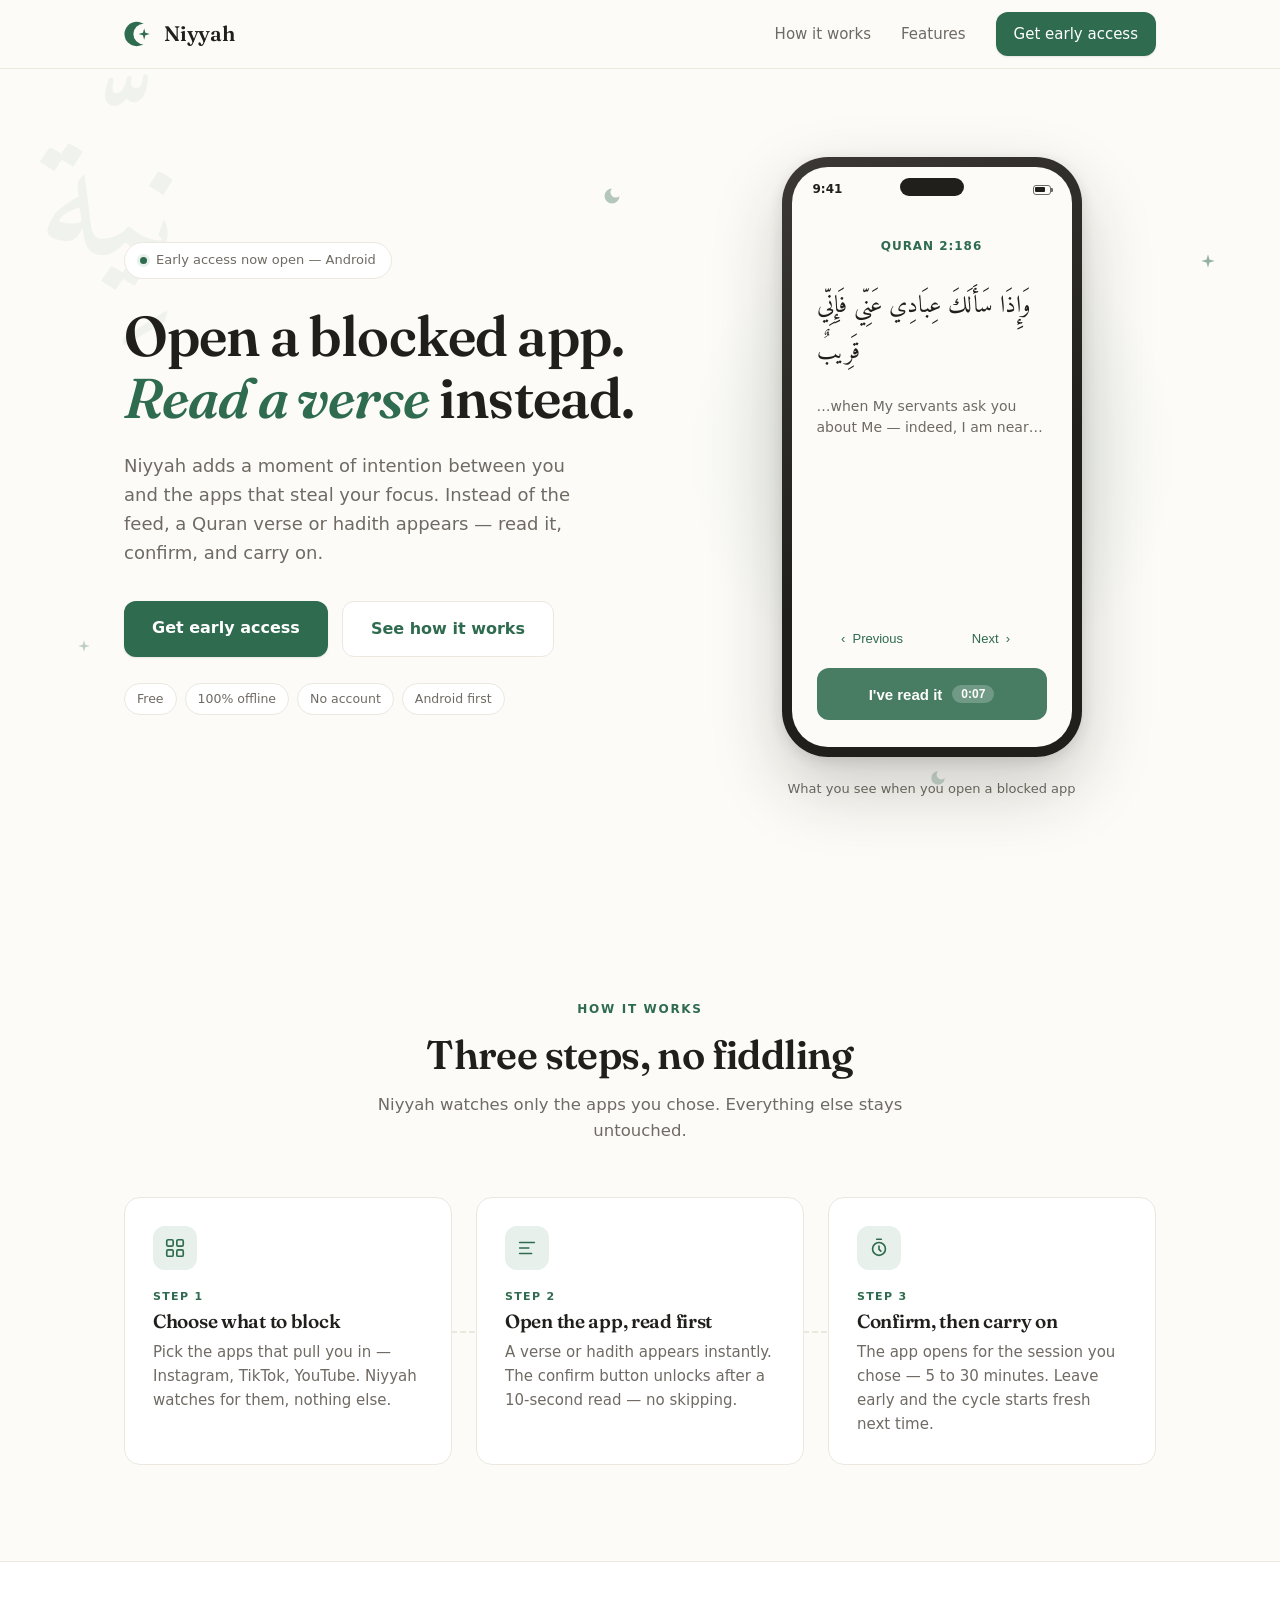
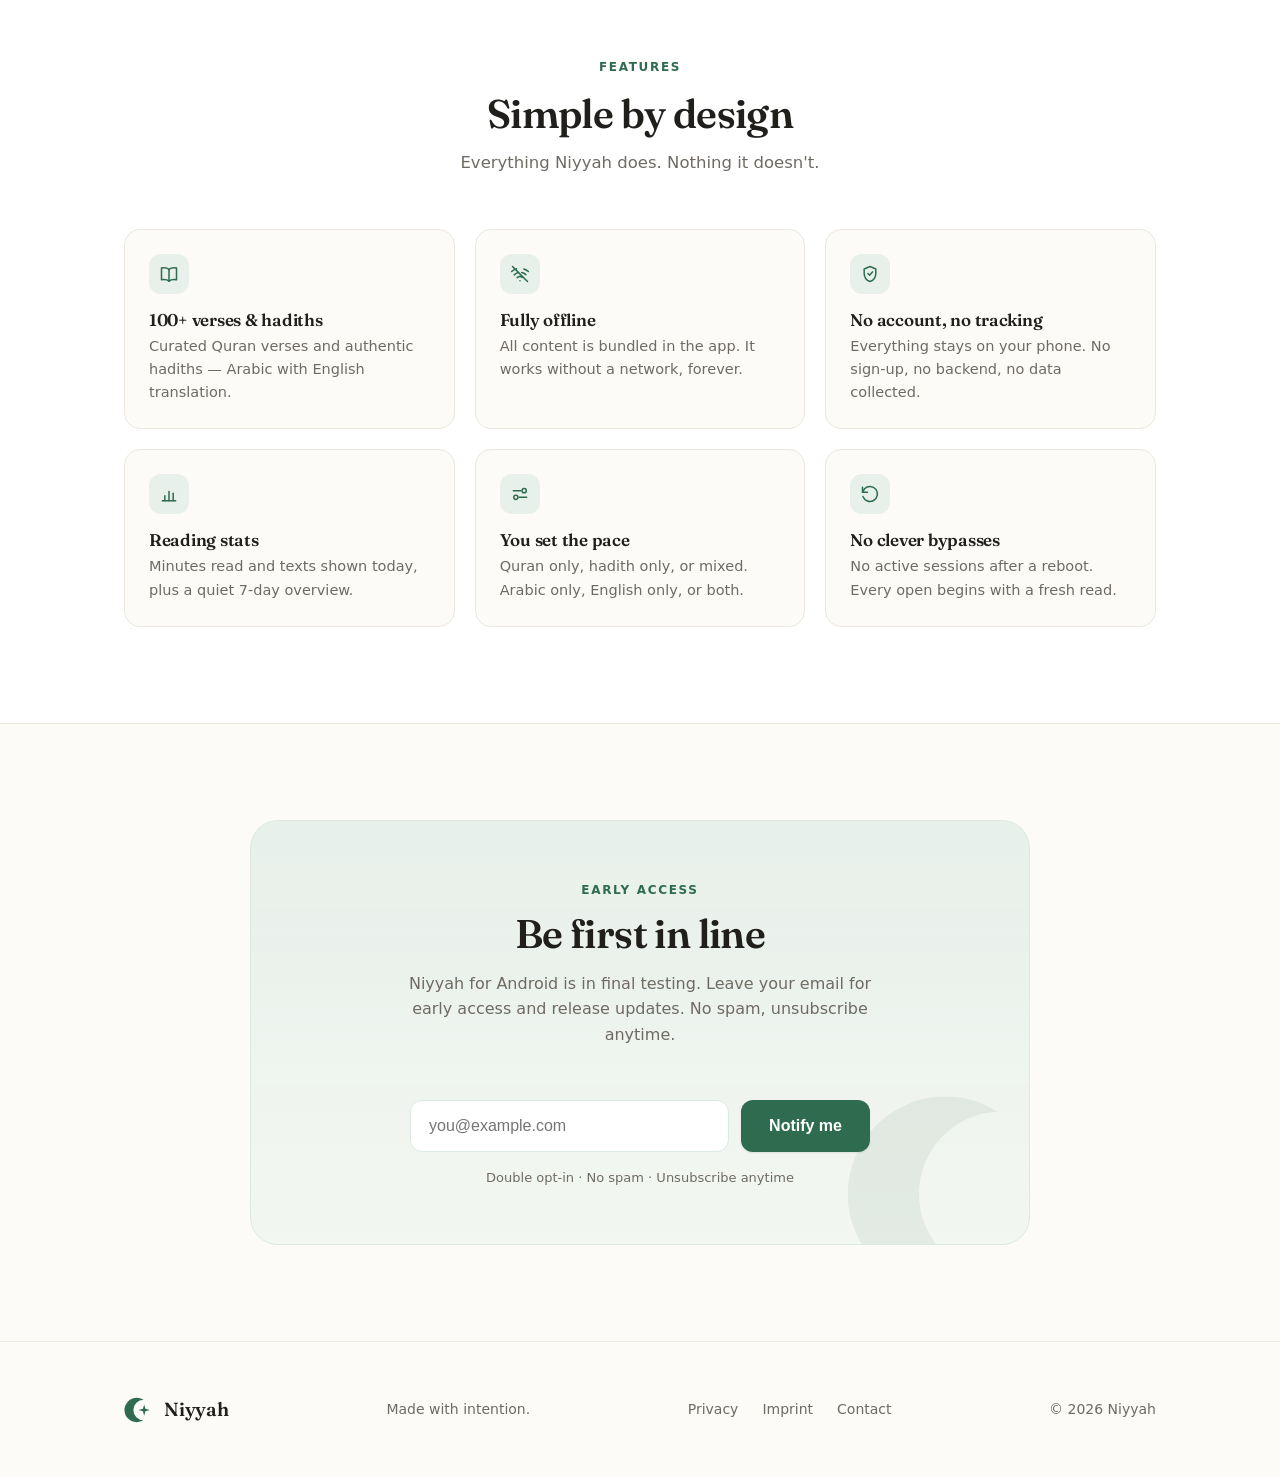
<file: website/index.html>
<!DOCTYPE html>
<html lang="en">
<head>
  <meta charset="UTF-8">
  <meta name="viewport" content="width=device-width, initial-scale=1">
  <title>Niyyah — Read a verse instead of scrolling</title>
  <meta name="description" content="Niyyah steps between you and distracting apps. When you open a blocked app, a Quran verse or hadith appears first. Free, offline, no account. Coming to Android.">
  <meta name="theme-color" content="#FCFBF7">
  <link rel="icon" type="image/svg+xml" href="assets/icon.svg">
  <meta property="og:type" content="website">
  <meta property="og:title" content="Niyyah — Read a verse instead of scrolling">
  <meta property="og:description" content="When you open a blocked app, a Quran verse or hadith appears first. Free, offline, no account. Coming to Android.">
  <meta property="og:url" content="https://niyyah.pages.dev/">
  <link rel="stylesheet" href="styles.css">
</head>
<body>

  <header class="nav">
    <div class="container nav-inner">
      <a class="brand" href="#">
        <svg class="brand-icon" viewBox="0 0 64 64" aria-hidden="true">
          <mask id="bm-nav"><rect width="64" height="64" fill="#fff"/><circle cx="42" cy="32" r="22" fill="#000"/></mask>
          <circle cx="27" cy="32" r="26" fill="#2F6B4F" mask="url(#bm-nav)"/>
          <path d="M43 20l2.6 9.4L55 32l-9.4 2.6L43 44l-2.6-9.4L31 32l9.4-2.6z" fill="#2F6B4F"/>
        </svg>
        <span>Niyyah</span>
      </a>
      <nav class="nav-links">
        <a href="#how">How it works</a>
        <a href="#features">Features</a>
        <a class="btn btn-small" href="#signup">Get early access</a>
      </nav>
    </div>
  </header>

  <main>
    <section class="hero">
      <span class="hero-watermark" lang="ar" aria-hidden="true">نِيَّة</span>

      <span class="hero-ornament orn-1" aria-hidden="true">
        <svg width="20" height="20" viewBox="0 0 24 24" fill="currentColor"><path d="M12 3a6 6 0 0 0 9 9 9 9 0 1 1-9-9Z"/></svg>
      </span>
      <span class="hero-ornament orn-2" aria-hidden="true">
        <svg width="16" height="16" viewBox="0 0 24 24" fill="currentColor"><path d="M12 2l2.2 7.8L22 12l-7.8 2.2L12 22l-2.2-7.8L2 12l7.8-2.2z"/></svg>
      </span>
      <span class="hero-ornament orn-3" aria-hidden="true">
        <svg width="14" height="14" viewBox="0 0 24 24" fill="currentColor"><path d="M12 2l2.2 7.8L22 12l-7.8 2.2L12 22l-2.2-7.8L2 12l7.8-2.2z"/></svg>
      </span>
      <span class="hero-ornament orn-4" aria-hidden="true">
        <svg width="18" height="18" viewBox="0 0 24 24" fill="currentColor"><path d="M12 3a6 6 0 0 0 9 9 9 9 0 1 1-9-9Z"/></svg>
      </span>

      <div class="container hero-inner">
        <div class="hero-copy">
          <span class="hero-badge"><span class="hero-badge-dot"></span>Early access now open — Android</span>
          <h1>Open a blocked app.<br><em class="serif-accent">Read a verse</em> instead.</h1>
          <p class="hero-sub">
            Niyyah adds a moment of intention between you and the apps that steal
            your focus. Instead of the feed, a Quran verse or hadith appears —
            read it, confirm, and carry on.
          </p>
          <div class="hero-actions">
            <a class="btn" href="#signup">Get early access</a>
            <a class="btn btn-ghost" href="#how">See how it works</a>
          </div>
          <div class="hero-chips">
            <span class="chip">Free</span>
            <span class="chip">100% offline</span>
            <span class="chip">No account</span>
            <span class="chip">Android first</span>
          </div>
        </div>

        <div class="hero-visual">
          <div class="phone">
            <div class="phone-screen">
              <div class="phone-status">
                <span class="phone-time">9:41</span>
                <span class="phone-island"></span>
                <span class="phone-battery"></span>
              </div>
              <div class="overlay">
                <p class="overlay-source">Quran 2:186</p>
                <p class="overlay-arabic" dir="rtl" lang="ar">وَإِذَا سَأَلَكَ عِبَادِي عَنِّي فَإِنِّي قَرِيبٌ</p>
                <p class="overlay-translation">…when My servants ask you about Me — indeed, I am near…</p>
                <div class="overlay-actions">
                  <button type="button" class="overlay-nav" tabindex="-1">‹&nbsp; Previous</button>
                  <button type="button" class="overlay-nav" tabindex="-1">Next &nbsp;›</button>
                </div>
                <button type="button" class="overlay-read" disabled><span>I've read it</span><span class="overlay-count">0:07</span></button>
              </div>
            </div>
          </div>
          <p class="hero-caption">What you see when you open a blocked app</p>
        </div>
      </div>
    </section>

    <section id="how" class="section">
      <div class="container">
        <span class="eyebrow">How it works</span>
        <h2>Three steps, no fiddling</h2>
        <p class="section-sub">Niyyah watches only the apps you chose. Everything else stays untouched.</p>
        <div class="steps">
          <div class="card">
            <div class="card-icon">
              <svg width="22" height="22" viewBox="0 0 24 24" fill="none" stroke="currentColor" stroke-width="1.8" stroke-linecap="round" stroke-linejoin="round"><rect x="3" y="3" width="7" height="7" rx="1.5"/><rect x="14" y="3" width="7" height="7" rx="1.5"/><rect x="3" y="14" width="7" height="7" rx="1.5"/><rect x="14" y="14" width="7" height="7" rx="1.5"/></svg>
            </div>
            <span class="step-tag">Step 1</span>
            <h3>Choose what to block</h3>
            <p>Pick the apps that pull you in — Instagram, TikTok, YouTube. Niyyah watches for them, nothing else.</p>
          </div>
          <div class="card">
            <div class="card-icon">
              <svg width="22" height="22" viewBox="0 0 24 24" fill="none" stroke="currentColor" stroke-width="1.8" stroke-linecap="round"><path d="M4 6h16"/><path d="M4 12h10"/><path d="M4 18h13"/></svg>
            </div>
            <span class="step-tag">Step 2</span>
            <h3>Open the app, read first</h3>
            <p>A verse or hadith appears instantly. The confirm button unlocks after a 10-second read — no skipping.</p>
          </div>
          <div class="card">
            <div class="card-icon">
              <svg width="22" height="22" viewBox="0 0 24 24" fill="none" stroke="currentColor" stroke-width="1.8" stroke-linecap="round" stroke-linejoin="round"><circle cx="12" cy="13" r="7"/><path d="M12 10v3.5l2 2"/><path d="M9.5 2.5h5"/></svg>
            </div>
            <span class="step-tag">Step 3</span>
            <h3>Confirm, then carry on</h3>
            <p>The app opens for the session you chose — 5 to 30 minutes. Leave early and the cycle starts fresh next time.</p>
          </div>
        </div>
      </div>
    </section>

    <section id="features" class="section section-alt">
      <div class="container">
        <span class="eyebrow">Features</span>
        <h2>Simple by design</h2>
        <p class="section-sub">Everything Niyyah does. Nothing it doesn't.</p>
        <div class="features">
          <div class="feature-card">
            <div class="card-icon">
              <svg width="20" height="20" viewBox="0 0 24 24" fill="none" stroke="currentColor" stroke-width="1.8" stroke-linecap="round" stroke-linejoin="round"><path d="M12 6.5C10.4 5 8.3 4.5 6 4.5c-1 0-2 .1-3 .4V19c1-.3 2-.4 3-.4 2.3 0 4.4.5 6 2 1.6-1.5 3.7-2 6-2 1 0 2 .1 3 .4V4.9c-1-.3-2-.4-3-.4-2.3 0-4.4.5-6 2z"/><path d="M12 6.5v14.1"/></svg>
            </div>
            <h3>100+ verses &amp; hadiths</h3>
            <p>Curated Quran verses and authentic hadiths — Arabic with English translation.</p>
          </div>
          <div class="feature-card">
            <div class="card-icon">
              <svg width="20" height="20" viewBox="0 0 24 24" fill="none" stroke="currentColor" stroke-width="1.8" stroke-linecap="round" stroke-linejoin="round"><path d="M3 3l18 18"/><path d="M8.6 16.4a5 5 0 0 1 6.4-.4"/><path d="M5 13a10.5 10.5 0 0 1 5.2-2.7"/><path d="M14 10.2a10.5 10.5 0 0 1 5 2.6"/><path d="M2 9a15.5 15.5 0 0 1 5.9-3.4"/><path d="M16.6 5.9A15.5 15.5 0 0 1 22 9"/><path d="M12 20h.01"/></svg>
            </div>
            <h3>Fully offline</h3>
            <p>All content is bundled in the app. It works without a network, forever.</p>
          </div>
          <div class="feature-card">
            <div class="card-icon">
              <svg width="20" height="20" viewBox="0 0 24 24" fill="none" stroke="currentColor" stroke-width="1.8" stroke-linecap="round" stroke-linejoin="round"><path d="M12 3l7 3v5c0 4.6-3 8.6-7 10-4-1.4-7-5.4-7-10V6z"/><path d="M9.5 11.5l2 2 3.5-4"/></svg>
            </div>
            <h3>No account, no tracking</h3>
            <p>Everything stays on your phone. No sign-up, no backend, no data collected.</p>
          </div>
          <div class="feature-card">
            <div class="card-icon">
              <svg width="20" height="20" viewBox="0 0 24 24" fill="none" stroke="currentColor" stroke-width="1.8" stroke-linecap="round"><path d="M7 20v-6"/><path d="M12 20V9"/><path d="M17 20v-9"/><path d="M4 20h16"/></svg>
            </div>
            <h3>Reading stats</h3>
            <p>Minutes read and texts shown today, plus a quiet 7-day overview.</p>
          </div>
          <div class="feature-card">
            <div class="card-icon">
              <svg width="20" height="20" viewBox="0 0 24 24" fill="none" stroke="currentColor" stroke-width="1.8" stroke-linecap="round"><path d="M4 8h9"/><circle cx="17" cy="8" r="2.5"/><path d="M20 16h-9"/><circle cx="7" cy="16" r="2.5"/></svg>
            </div>
            <h3>You set the pace</h3>
            <p>Quran only, hadith only, or mixed. Arabic only, English only, or both.</p>
          </div>
          <div class="feature-card">
            <div class="card-icon">
              <svg width="20" height="20" viewBox="0 0 24 24" fill="none" stroke="currentColor" stroke-width="1.8" stroke-linecap="round" stroke-linejoin="round"><path d="M3 4v6h6"/><path d="M3.5 15a9 9 0 1 0 2-9.4L3 10"/></svg>
            </div>
            <h3>No clever bypasses</h3>
            <p>No active sessions after a reboot. Every open begins with a fresh read.</p>
          </div>
        </div>
      </div>
    </section>

    <section id="signup" class="section">
      <div class="container">
        <div class="signup-panel">
          <svg class="signup-watermark" viewBox="0 0 64 64" aria-hidden="true">
            <mask id="wm-signup"><rect width="64" height="64" fill="#fff"/><circle cx="42" cy="32" r="22" fill="#000"/></mask>
            <circle cx="27" cy="32" r="26" fill="#2F6B4F" mask="url(#wm-signup)"/>
          </svg>
          <span class="eyebrow">Early access</span>
          <h2>Be first in line</h2>
          <p class="section-sub">
            Niyyah for Android is in final testing. Leave your email for early access
            and release updates. No spam, unsubscribe anytime.
          </p>

          <!-- ▼▼ REPLACE this form with your MailerLite embedded form snippet (see README.md ▼▼ -->
          <form class="signup-form" action="#" method="post">
            <label class="visually-hidden" for="signup-email">Email address</label>
            <input id="signup-email" type="email" name="email" placeholder="you@example.com" autocomplete="email" required>
            <button class="btn" type="submit">Notify me</button>
          </form>
          <p class="signup-note">Double opt-in · No spam · Unsubscribe anytime</p>
          <!-- ▲▲ END MailerLite placeholder ▲▲ -->
        </div>
      </div>
    </section>
  </main>

  <footer class="footer">
    <div class="container footer-inner">
      <div class="brand brand-footer">
        <svg class="brand-icon" viewBox="0 0 64 64" aria-hidden="true">
          <mask id="bm-footer"><rect width="64" height="64" fill="#fff"/><circle cx="42" cy="32" r="22" fill="#000"/></mask>
          <circle cx="27" cy="32" r="26" fill="#2F6B4F" mask="url(#bm-footer)"/>
          <path d="M43 20l2.6 9.4L55 32l-9.4 2.6L43 44l-2.6-9.4L31 32l9.4-2.6z" fill="#2F6B4F"/>
        </svg>
        <span>Niyyah</span>
      </div>
      <p class="footer-tag">Made with intention.</p>
      <nav class="footer-links">
        <a href="privacy.html">Privacy</a>
        <a href="imprint.html">Imprint</a>
        <a href="mailto:kontakt@alperenaksoy.de">Contact</a>
      </nav>
      <p class="footer-copy">© 2026 Niyyah</p>
    </div>
  </footer>

</body>
</html>
</file>
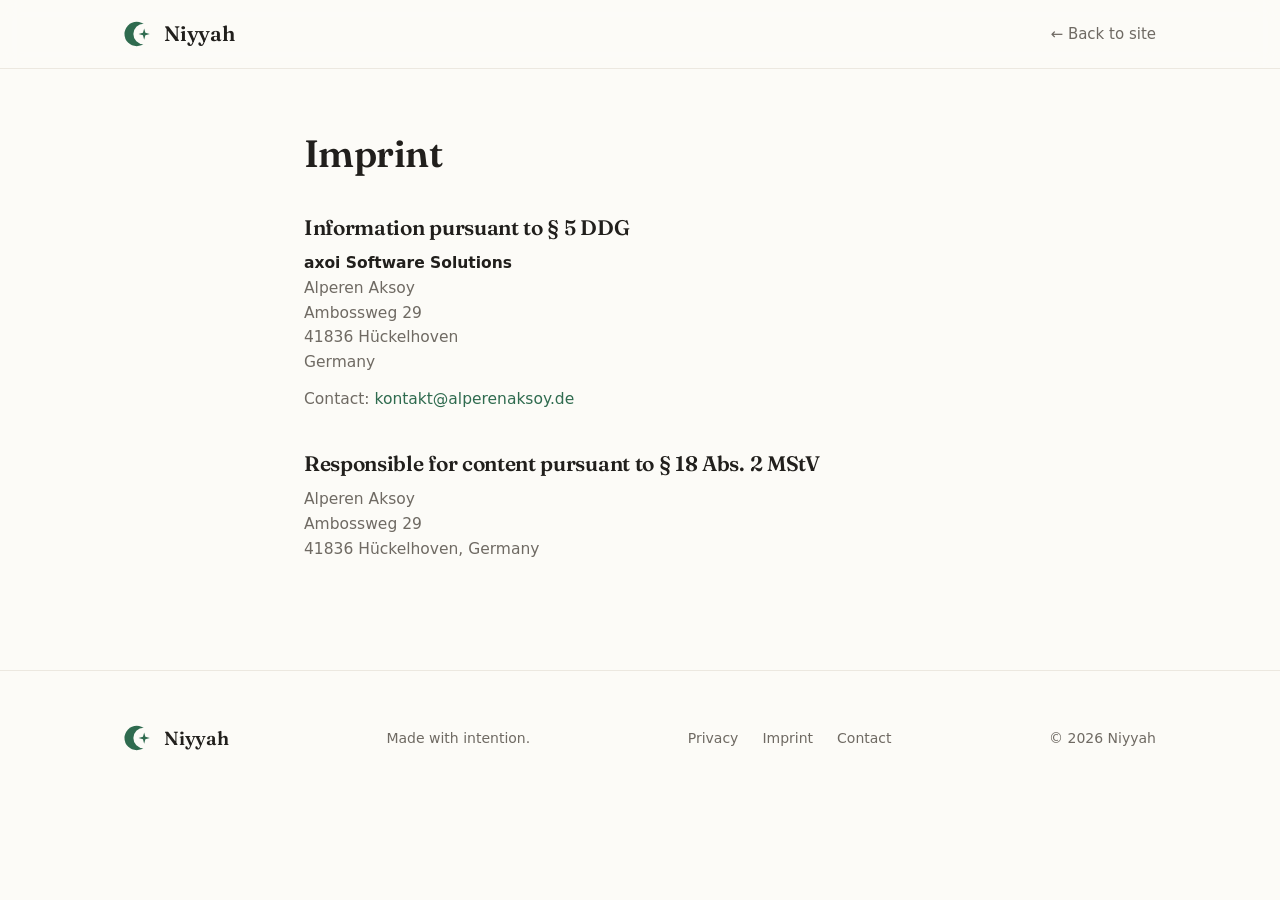
<file: website/imprint.html>
<!DOCTYPE html>
<html lang="en">
<head>
  <meta charset="UTF-8">
  <meta name="viewport" content="width=device-width, initial-scale=1">
  <title>Imprint — Niyyah</title>
  <meta name="description" content="Provider identification for the Niyyah website pursuant to § 5 DDG.">
  <meta name="robots" content="noindex, follow">
  <link rel="icon" type="image/svg+xml" href="assets/icon.svg">
  <link rel="stylesheet" href="styles.css">
</head>
<body>

<!--
  NOT LEGAL ADVICE. Template — review before launch.

  German law notes:
  - The Impressum must contain a FULL postal address (no P.O. boxes). ✓
  - If the business is ever registered (Handelsregister) or gets a VAT ID
    (USt-IdNr.), add register court + number / VAT ID here and update
    § 18 MStV accordingly.
-->

  <header class="nav">
    <div class="container nav-inner">
      <a class="brand" href="index.html">
        <svg class="brand-icon" viewBox="0 0 64 64" aria-hidden="true">
          <mask id="crescent-cut-imprint"><rect width="64" height="64" fill="#fff"/><circle cx="42" cy="32" r="22" fill="#000"/></mask>
          <circle cx="27" cy="32" r="26" fill="#2F6B4F" mask="url(#crescent-cut-imprint)"/>
          <path d="M43 20l2.6 9.4L55 32l-9.4 2.6L43 44l-2.6-9.4L31 32l9.4-2.6z" fill="#2F6B4F"/>
        </svg>
        <span>Niyyah</span>
      </a>
      <a class="back-link" href="index.html">&larr; Back to site</a>
    </div>
  </header>

  <main>
    <article class="legal">

      <h1>Imprint</h1>

      <h2>Information pursuant to § 5 DDG</h2>
      <p>
        <strong>axoi Software Solutions</strong><br>
        Alperen Aksoy<br>
        Ambossweg 29<br>
        41836 Hückelhoven<br>
        Germany
      </p>
      <p>
        Contact: <a href="mailto:kontakt@alperenaksoy.de">kontakt@alperenaksoy.de</a>
      </p>

      <h2>Responsible for content pursuant to § 18 Abs. 2 MStV</h2>
      <p>
        Alperen Aksoy<br>
        Ambossweg 29<br>
        41836 Hückelhoven, Germany
      </p>
    </article>
  </main>

  <footer class="footer">
    <div class="container footer-inner">
      <div class="brand brand-footer">
        <svg class="brand-icon" viewBox="0 0 64 64" aria-hidden="true">
          <mask id="crescent-cut-imprint-footer"><rect width="64" height="64" fill="#fff"/><circle cx="42" cy="32" r="22" fill="#000"/></mask>
          <circle cx="27" cy="32" r="26" fill="#2F6B4F" mask="url(#crescent-cut-imprint-footer)"/>
          <path d="M43 20l2.6 9.4L55 32l-9.4 2.6L43 44l-2.6-9.4L31 32l9.4-2.6z" fill="#2F6B4F"/>
        </svg>
        <span>Niyyah</span>
      </div>
      <p class="footer-tag">Made with intention.</p>
      <nav class="footer-links">
        <a href="privacy.html">Privacy</a>
        <a href="imprint.html">Imprint</a>
        <a href="mailto:kontakt@alperenaksoy.de">Contact</a>
      </nav>
      <p class="footer-copy">© 2026 Niyyah</p>
    </div>
  </footer>

</body>
</html>
</file>
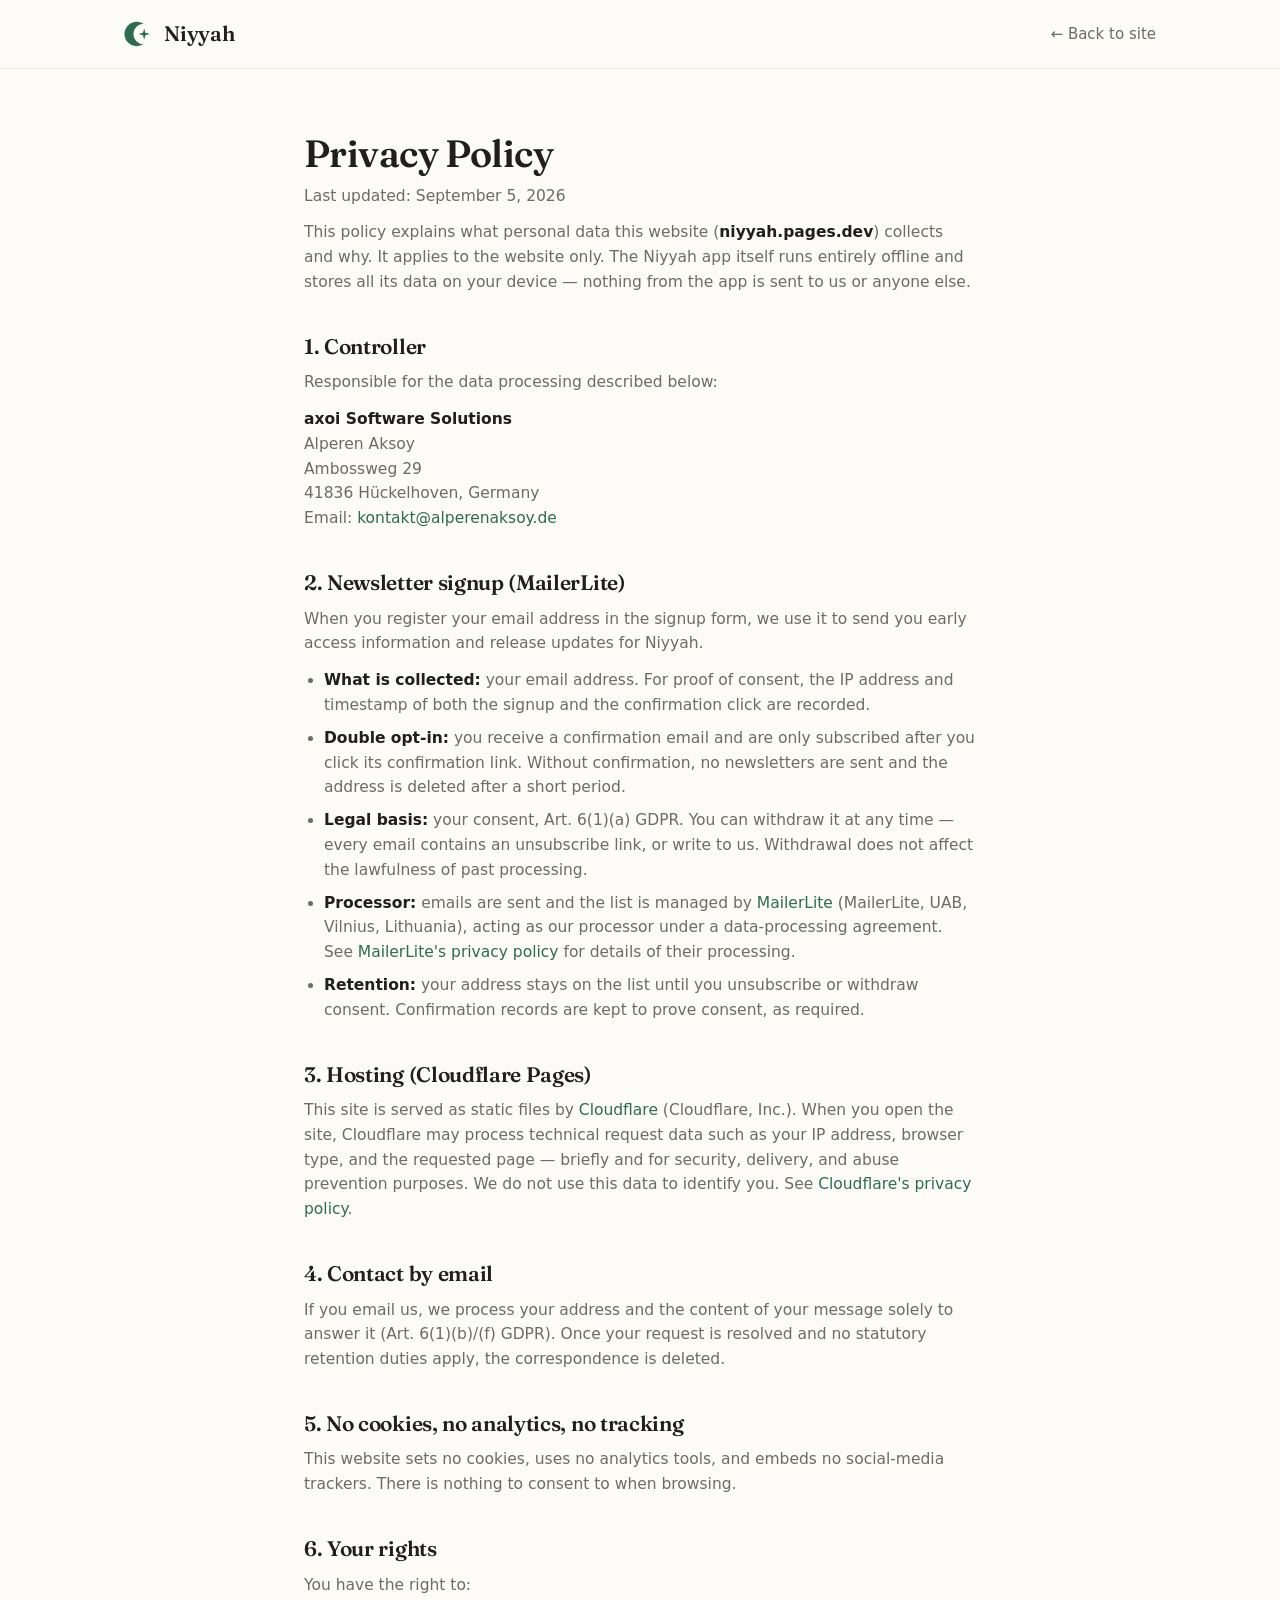
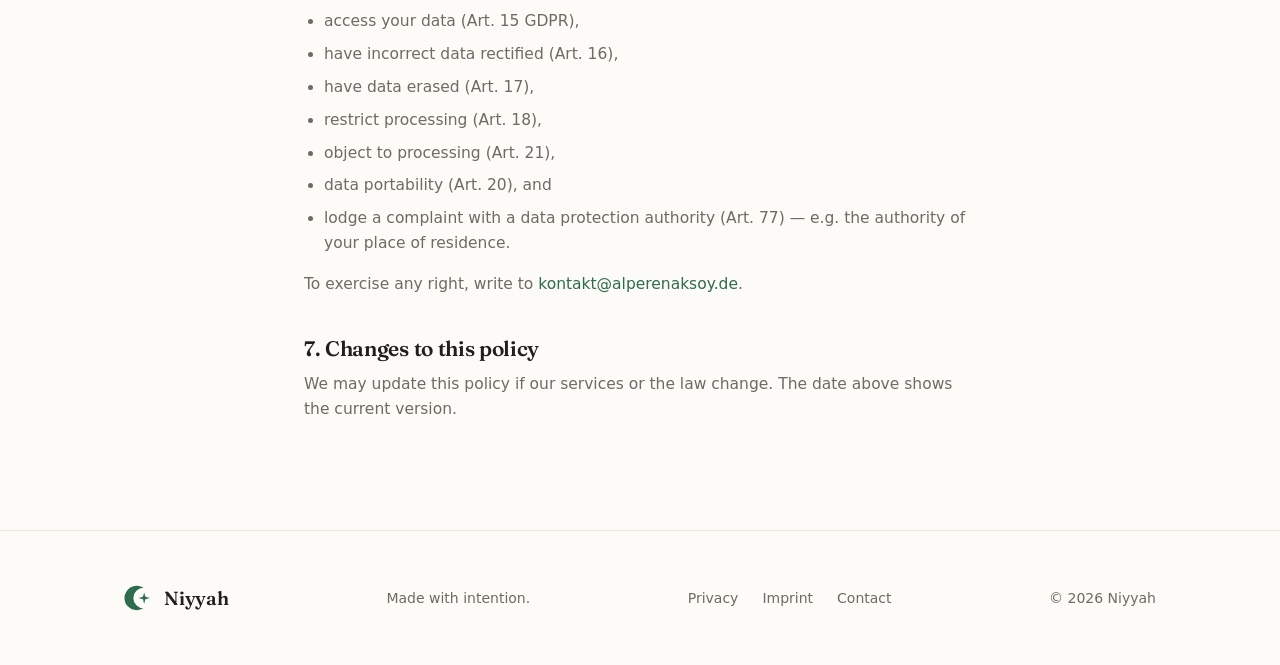
<file: website/privacy.html>
<!DOCTYPE html>
<html lang="en">
<head>
  <meta charset="UTF-8">
  <meta name="viewport" content="width=device-width, initial-scale=1">
  <title>Privacy Policy — Niyyah</title>
  <meta name="description" content="How the Niyyah website handles your data: newsletter signup (MailerLite), hosting, and your GDPR rights.">
  <meta name="robots" content="noindex, follow">
  <link rel="icon" type="image/svg+xml" href="assets/icon.svg">
  <link rel="stylesheet" href="styles.css">
</head>
<body>

<!--
  NOT LEGAL ADVICE. Drafted for this site's actual data flows.
  Review before launch — ideally cross-check with a generator (eRecht24 etc.)
  or a lawyer.
-->

  <header class="nav">
    <div class="container nav-inner">
      <a class="brand" href="index.html">
        <svg class="brand-icon" viewBox="0 0 64 64" aria-hidden="true">
          <mask id="crescent-cut-privacy"><rect width="64" height="64" fill="#fff"/><circle cx="42" cy="32" r="22" fill="#000"/></mask>
          <circle cx="27" cy="32" r="26" fill="#2F6B4F" mask="url(#crescent-cut-privacy)"/>
          <path d="M43 20l2.6 9.4L55 32l-9.4 2.6L43 44l-2.6-9.4L31 32l9.4-2.6z" fill="#2F6B4F"/>
        </svg>
        <span>Niyyah</span>
      </a>
      <a class="back-link" href="index.html">&larr; Back to site</a>
    </div>
  </header>

  <main>
    <article class="legal">
      <h1>Privacy Policy</h1>
      <p class="legal-updated">Last updated: September 5, 2026</p>

      <p>
        This policy explains what personal data this website
        (<strong>niyyah.pages.dev</strong>) collects and why. It applies to the
        website only. The Niyyah app itself runs entirely offline and stores all
        its data on your device — nothing from the app is sent to us or anyone
        else.
      </p>

      <h2>1. Controller</h2>
      <p>
        Responsible for the data processing described below:
      </p>
      <p>
        <strong>axoi Software Solutions</strong><br>
        Alperen Aksoy<br>
        Ambossweg 29<br>
        41836 Hückelhoven, Germany<br>
        Email: <a href="mailto:kontakt@alperenaksoy.de">kontakt@alperenaksoy.de</a>
      </p>

      <h2>2. Newsletter signup (MailerLite)</h2>
      <p>
        When you register your email address in the signup form, we use it to
        send you early access information and release updates for Niyyah.
      </p>
      <ul>
        <li>
          <strong>What is collected:</strong> your email address. For proof of
          consent, the IP address and timestamp of both the signup and the
          confirmation click are recorded.
        </li>
        <li>
          <strong>Double opt-in:</strong> you receive a confirmation email and
          are only subscribed after you click its confirmation link. Without
          confirmation, no newsletters are sent and the address is deleted
          after a short period.
        </li>
        <li>
          <strong>Legal basis:</strong> your consent, Art. 6(1)(a) GDPR. You can
          withdraw it at any time — every email contains an unsubscribe link,
          or write to us. Withdrawal does not affect the lawfulness of past
          processing.
        </li>
        <li>
          <strong>Processor:</strong> emails are sent and the list is managed by
          <a href="https://www.mailerlite.com" rel="noopener noreferrer">MailerLite</a>
          (MailerLite, UAB, Vilnius, Lithuania), acting as our processor under
          a data-processing agreement. See
          <a href="https://www.mailerlite.com/privacy-policy" rel="noopener noreferrer">MailerLite's privacy policy</a>
          for details of their processing.
        </li>
        <li>
          <strong>Retention:</strong> your address stays on the list until you
          unsubscribe or withdraw consent. Confirmation records are kept to
          prove consent, as required.
        </li>
      </ul>

      <h2>3. Hosting (Cloudflare Pages)</h2>
      <p>
        This site is served as static files by
        <a href="https://www.cloudflare.com" rel="noopener noreferrer">Cloudflare</a>
        (Cloudflare, Inc.). When you open the site, Cloudflare may process
        technical request data such as your IP address, browser type, and the
        requested page — briefly and for security, delivery, and abuse
        prevention purposes. We do not use this data to identify you. See
        <a href="https://www.cloudflare.com/privacypolicy/" rel="noopener noreferrer">Cloudflare's privacy policy</a>.
      </p>

      <h2>4. Contact by email</h2>
      <p>
        If you email us, we process your address and the content of your
        message solely to answer it (Art. 6(1)(b)/(f) GDPR). Once your request
        is resolved and no statutory retention duties apply, the
        correspondence is deleted.
      </p>

      <h2>5. No cookies, no analytics, no tracking</h2>
      <p>
        This website sets no cookies, uses no analytics tools, and embeds no
        social-media trackers. There is nothing to consent to when browsing.
      </p>

      <h2>6. Your rights</h2>
      <p>You have the right to:</p>
      <ul>
        <li>access your data (Art. 15 GDPR),</li>
        <li>have incorrect data rectified (Art. 16),</li>
        <li>have data erased (Art. 17),</li>
        <li>restrict processing (Art. 18),</li>
        <li>object to processing (Art. 21),</li>
        <li>data portability (Art. 20), and</li>
        <li>lodge a complaint with a data protection authority (Art. 77) —
            e.g. the authority of your place of residence.</li>
      </ul>
      <p>
        To exercise any right, write to
        <a href="mailto:kontakt@alperenaksoy.de">kontakt@alperenaksoy.de</a>.
      </p>

      <h2>7. Changes to this policy</h2>
      <p>
        We may update this policy if our services or the law change. The date
        above shows the current version.
      </p>
    </article>
  </main>

  <footer class="footer">
    <div class="container footer-inner">
      <div class="brand brand-footer">
        <svg class="brand-icon" viewBox="0 0 64 64" aria-hidden="true">
          <mask id="crescent-cut-privacy-footer"><rect width="64" height="64" fill="#fff"/><circle cx="42" cy="32" r="22" fill="#000"/></mask>
          <circle cx="27" cy="32" r="26" fill="#2F6B4F" mask="url(#crescent-cut-privacy-footer)"/>
          <path d="M43 20l2.6 9.4L55 32l-9.4 2.6L43 44l-2.6-9.4L31 32l9.4-2.6z" fill="#2F6B4F"/>
        </svg>
        <span>Niyyah</span>
      </div>
      <p class="footer-tag">Made with intention.</p>
      <nav class="footer-links">
        <a href="privacy.html">Privacy</a>
        <a href="imprint.html">Imprint</a>
        <a href="mailto:kontakt@alperenaksoy.de">Contact</a>
      </nav>
      <p class="footer-copy">© 2026 Niyyah</p>
    </div>
  </footer>

</body>
</html>
</file>
<file: website/styles.css>
:root {
  --accent: #2F6B4F;
  --accent-dark: #275A42;
  --accent-soft: #E7F0EA;
  --bg: #FCFBF7;
  --surface: #FFFFFF;
  --text: #211F1C;
  --text-2: #6F6A63;
  --divider: #ECE8E0;
  --radius: 16px;
  --radius-btn: 12px;
  --font-display: "Fraunces", Georgia, "Times New Roman", serif;
  --steps-gap: 24px;
}

@font-face {
  font-family: "Fraunces";
  src: url("assets/fonts/Fraunces-600-latin.woff2") format("woff2");
  font-weight: 600;
  font-style: normal;
  font-display: swap;
}

@font-face {
  font-family: "Fraunces";
  src: url("assets/fonts/Fraunces-Italic-600-latin.woff2") format("woff2");
  font-weight: 600;
  font-style: italic;
  font-display: swap;
}

@font-face {
  font-family: "Amiri";
  src: url("assets/fonts/Amiri-Regular.ttf") format("truetype");
  font-weight: 400;
  font-display: swap;
}

@font-face {
  font-family: "Amiri";
  src: url("assets/fonts/Amiri-Bold.ttf") format("truetype");
  font-weight: 700;
  font-display: swap;
}

* {
  margin: 0;
  padding: 0;
  box-sizing: border-box;
}

html {
  scroll-behavior: smooth;
}

body {
  font-family: system-ui, -apple-system, "Segoe UI", Roboto, sans-serif;
  background: var(--bg);
  color: var(--text);
  line-height: 1.6;
  -webkit-font-smoothing: antialiased;
}

::selection {
  background: var(--accent);
  color: #fff;
}

a:focus-visible,
.btn:focus-visible,
input:focus-visible {
  outline: 2px solid var(--accent);
  outline-offset: 2px;
}

.container {
  max-width: 1080px;
  margin: 0 auto;
  padding: 0 24px;
}

.visually-hidden {
  position: absolute;
  width: 1px;
  height: 1px;
  overflow: hidden;
  clip: rect(0 0 0 0);
  white-space: nowrap;
}

h1, h2, h3 {
  font-family: var(--font-display);
  font-weight: 600;
  letter-spacing: -0.015em;
  line-height: 1.12;
}

/* ---------- Buttons ---------- */

.btn {
  display: inline-block;
  background: var(--accent);
  color: #fff;
  font-weight: 600;
  font-size: 16px;
  text-decoration: none;
  border: none;
  border-radius: var(--radius-btn);
  padding: 14px 28px;
  cursor: pointer;
  box-shadow: 0 1px 2px rgba(33, 31, 28, 0.1);
  transition: background 0.15s ease, transform 0.15s ease, box-shadow 0.15s ease;
}

.btn:hover {
  background: var(--accent-dark);
  transform: translateY(-1px);
  box-shadow: 0 6px 16px rgba(47, 107, 79, 0.22);
}

.btn-ghost {
  background: var(--surface);
  color: var(--accent);
  border: 1px solid var(--divider);
  box-shadow: none;
}

.btn-ghost:hover {
  background: var(--accent-soft);
  box-shadow: none;
}

.btn-small {
  padding: 10px 18px;
  font-size: 14px;
}

/* ---------- Nav ---------- */

.nav {
  position: sticky;
  top: 0;
  z-index: 10;
  background: rgba(252, 251, 247, 0.88);
  backdrop-filter: blur(10px);
  border-bottom: 1px solid var(--divider);
}

.nav-inner {
  display: flex;
  align-items: center;
  justify-content: space-between;
  height: 68px;
}

.brand {
  display: flex;
  align-items: center;
  gap: 10px;
  font-family: var(--font-display);
  font-weight: 600;
  font-size: 21px;
  letter-spacing: -0.01em;
  color: var(--text);
  text-decoration: none;
}

.brand-icon {
  width: 30px;
  height: 30px;
}

.nav-links {
  display: flex;
  align-items: center;
  gap: 30px;
}

.nav-links a {
  position: relative;
  color: var(--text-2);
  text-decoration: none;
  font-size: 15px;
  font-weight: 500;
  transition: color 0.15s ease;
}

.nav-links a:hover {
  color: var(--text);
}

.nav-links a:not(.btn)::after {
  content: "";
  position: absolute;
  left: 0;
  bottom: -6px;
  width: 100%;
  height: 2px;
  background: var(--accent);
  border-radius: 2px;
  transform: scaleX(0);
  transform-origin: left;
  transition: transform 0.2s ease;
}

.nav-links a:not(.btn):hover::after {
  transform: scaleX(1);
}

.nav-links a.btn {
  color: #fff;
}

.nav-links a.btn::after {
  display: none;
}

.back-link {
  color: var(--text-2);
  text-decoration: none;
  font-size: 15px;
  font-weight: 500;
}

.back-link:hover {
  color: var(--text);
}

/* ---------- Hero ---------- */

.hero {
  position: relative;
  padding: 88px 0 104px;
  overflow: hidden;
}

.hero-watermark {
  position: absolute;
  top: 16px;
  left: 36px;
  font-family: "Amiri", serif;
  font-size: clamp(120px, 15vw, 180px);
  line-height: 1.4;
  color: var(--accent);
  opacity: 0.055;
  pointer-events: none;
  user-select: none;
}

.hero-ornament {
  position: absolute;
  color: var(--accent);
  pointer-events: none;
}

.hero-ornament svg {
  display: block;
}

.orn-1 { top: 14%; left: 47%; opacity: 0.35; }
.orn-2 { top: 22%; right: 5%; opacity: 0.5; }
.orn-3 { bottom: 30%; left: 6%; opacity: 0.3; }
.orn-4 { bottom: 14%; right: 26%; opacity: 0.25; }

.hero-inner {
  position: relative;
  display: grid;
  grid-template-columns: 1.08fr 0.92fr;
  gap: 56px;
  align-items: center;
}

.hero-copy {
  position: relative;
  z-index: 1;
}

.hero-badge {
  display: inline-flex;
  align-items: center;
  gap: 9px;
  background: var(--surface);
  border: 1px solid var(--divider);
  color: var(--text-2);
  font-size: 13px;
  font-weight: 500;
  padding: 7px 15px;
  border-radius: 999px;
  margin-bottom: 26px;
}

.hero-badge-dot {
  width: 7px;
  height: 7px;
  border-radius: 50%;
  background: var(--accent);
  box-shadow: 0 0 0 3px var(--accent-soft);
}

.hero-copy h1 {
  font-size: clamp(36px, 5.2vw, 56px);
}

.serif-accent {
  font-style: italic;
  color: var(--accent);
}

.hero-sub {
  margin-top: 22px;
  font-size: 18px;
  color: var(--text-2);
  max-width: 480px;
}

.hero-actions {
  display: flex;
  gap: 14px;
  margin-top: 34px;
  flex-wrap: wrap;
}

.hero-chips {
  display: flex;
  gap: 8px;
  flex-wrap: wrap;
  margin-top: 26px;
}

.chip {
  font-size: 12.5px;
  font-weight: 500;
  color: var(--text-2);
  background: var(--surface);
  border: 1px solid var(--divider);
  padding: 5px 12px;
  border-radius: 999px;
}

/* ---------- Phone mockup ---------- */

.hero-visual {
  position: relative;
  display: flex;
  flex-direction: column;
  align-items: center;
}

.hero-visual::before {
  content: "";
  position: absolute;
  top: 46%;
  left: 50%;
  width: 560px;
  height: 560px;
  max-width: 130vw;
  transform: translate(-50%, -50%);
  background: radial-gradient(circle, rgba(47, 107, 79, 0.12), transparent 62%);
  border-radius: 50%;
  pointer-events: none;
}

.phone {
  position: relative;
  width: 300px;
  height: 600px;
  background: linear-gradient(150deg, #3B3835, #211F1C 60%);
  border-radius: 46px;
  padding: 10px;
  box-shadow:
    0 30px 70px rgba(33, 31, 28, 0.22),
    0 4px 14px rgba(33, 31, 28, 0.12);
  animation: phone-float 7s ease-in-out infinite;
}

@keyframes phone-float {
  0%, 100% { transform: rotate(-2.5deg) translateY(0); }
  50% { transform: rotate(-2.5deg) translateY(-10px); }
}

.phone-screen {
  width: 100%;
  height: 100%;
  background: var(--bg);
  border-radius: 36px;
  border: 1px solid rgba(255, 255, 255, 0.07);
  overflow: hidden;
  display: flex;
  flex-direction: column;
}

.phone-status {
  position: relative;
  display: flex;
  align-items: center;
  justify-content: space-between;
  padding: 12px 20px 2px;
}

.phone-time {
  font-size: 12px;
  font-weight: 600;
  color: var(--text);
}

.phone-island {
  position: absolute;
  left: 50%;
  top: 10px;
  transform: translateX(-50%);
  width: 64px;
  height: 18px;
  background: var(--text);
  border-radius: 9px;
}

.phone-battery {
  width: 18px;
  height: 10px;
  border: 1.5px solid var(--text-2);
  border-radius: 3px;
  position: relative;
}

.phone-battery::before {
  content: "";
  position: absolute;
  inset: 1.5px;
  right: 5px;
  background: var(--text);
  border-radius: 1px;
}

.phone-battery::after {
  content: "";
  position: absolute;
  right: -3.5px;
  top: 2.5px;
  width: 2px;
  height: 4px;
  background: var(--text-2);
  border-radius: 0 1px 1px 0;
}

.overlay {
  flex: 1;
  display: flex;
  flex-direction: column;
  padding: 22px 24px 26px;
  text-align: left;
}

.overlay-source {
  margin-top: 14px;
  text-align: center;
  color: var(--accent);
  font-size: 12px;
  font-weight: 600;
  letter-spacing: 0.08em;
  text-transform: uppercase;
}

.overlay-arabic {
  margin-top: 28px;
  font-family: "Amiri", serif;
  font-size: 24px;
  line-height: 1.9;
  color: var(--text);
}

.overlay-translation {
  margin-top: 20px;
  font-size: 14px;
  line-height: 1.5;
  color: var(--text-2);
}

.overlay-actions {
  display: flex;
  gap: 8px;
  margin-top: auto;
  padding-top: 24px;
}

.overlay-nav {
  flex: 1;
  height: 44px;
  background: transparent;
  border: none;
  border-radius: var(--radius-btn);
  color: var(--accent);
  font-size: 13px;
  font-weight: 500;
  cursor: pointer;
}

.overlay-nav:hover {
  background: var(--accent-soft);
}

.overlay-read {
  width: 100%;
  height: 52px;
  margin-top: 8px;
  border: none;
  border-radius: var(--radius-btn);
  background: var(--accent);
  color: #fff;
  font-size: 15px;
  font-weight: 600;
  display: flex;
  align-items: center;
  justify-content: center;
  gap: 10px;
  opacity: 0.88;
}

.overlay-count {
  font-size: 12px;
  font-weight: 600;
  background: rgba(255, 255, 255, 0.22);
  padding: 2px 9px;
  border-radius: 999px;
}

.hero-caption {
  margin-top: 22px;
  font-size: 13px;
  color: var(--text-2);
}

/* ---------- Sections ---------- */

.section {
  padding: 96px 0;
}

.section-alt {
  background: var(--surface);
  border-top: 1px solid var(--divider);
  border-bottom: 1px solid var(--divider);
}

.eyebrow {
  display: block;
  text-align: center;
  color: var(--accent);
  font-family: system-ui, -apple-system, "Segoe UI", Roboto, sans-serif;
  font-size: 12px;
  font-weight: 700;
  letter-spacing: 0.14em;
  text-transform: uppercase;
  margin-bottom: 14px;
}

.section h2 {
  font-size: clamp(30px, 4vw, 40px);
  text-align: center;
}

.section-sub {
  text-align: center;
  color: var(--text-2);
  font-size: 16.5px;
  max-width: 540px;
  margin: 14px auto 0;
}

.section h2 + .section-sub {
  margin-bottom: 52px;
}

/* ---------- Steps ---------- */

.steps {
  display: grid;
  grid-template-columns: repeat(3, 1fr);
  gap: var(--steps-gap);
}

.card {
  position: relative;
  background: var(--surface);
  border: 1px solid var(--divider);
  border-radius: var(--radius);
  padding: 28px;
  transition: transform 0.2s ease, box-shadow 0.2s ease;
}

.card:hover {
  transform: translateY(-3px);
  box-shadow: 0 10px 30px rgba(33, 31, 28, 0.07);
}

.card-icon {
  width: 44px;
  height: 44px;
  border-radius: 12px;
  background: var(--accent-soft);
  color: var(--accent);
  display: flex;
  align-items: center;
  justify-content: center;
}

.step-tag {
  display: block;
  margin-top: 18px;
  font-size: 11px;
  font-weight: 700;
  letter-spacing: 0.12em;
  text-transform: uppercase;
  color: var(--accent);
}

.card h3 {
  margin-top: 6px;
  font-size: 19px;
}

.card p {
  margin-top: 8px;
  font-size: 15px;
  color: var(--text-2);
}

.card:not(:last-child)::after {
  content: "";
  position: absolute;
  top: 50%;
  right: calc(-1 * var(--steps-gap));
  width: var(--steps-gap);
  border-top: 2px dashed var(--divider);
}

/* ---------- Features ---------- */

.features {
  display: grid;
  grid-template-columns: repeat(3, 1fr);
  gap: 20px;
}

.feature-card {
  background: var(--bg);
  border: 1px solid var(--divider);
  border-radius: var(--radius);
  padding: 24px;
  transition: transform 0.2s ease, box-shadow 0.2s ease;
}

.feature-card:hover {
  transform: translateY(-3px);
  box-shadow: 0 10px 30px rgba(33, 31, 28, 0.06);
}

.feature-card .card-icon {
  width: 40px;
  height: 40px;
}

.feature-card h3 {
  margin-top: 16px;
  font-size: 17px;
}

.feature-card p {
  margin-top: 6px;
  font-size: 14.5px;
  color: var(--text-2);
}

/* ---------- Signup ---------- */

.signup-panel {
  position: relative;
  overflow: hidden;
  max-width: 780px;
  margin: 0 auto;
  padding: 60px 40px 56px;
  background: linear-gradient(180deg, var(--accent-soft), rgba(231, 240, 234, 0.4));
  border: 1px solid #DCE9E1;
  border-radius: 28px;
  text-align: center;
}

.signup-watermark {
  position: absolute;
  bottom: -70px;
  right: -55px;
  width: 240px;
  height: 240px;
  opacity: 0.08;
  pointer-events: none;
}

.signup-panel .eyebrow {
  margin-bottom: 12px;
}

.signup-panel .section-sub {
  font-size: 16px;
  max-width: 480px;
}

.signup-form {
  display: flex;
  gap: 12px;
  max-width: 460px;
  margin: 34px auto 0;
}

.signup-form input {
  flex: 1;
  min-width: 0;
  height: 52px;
  padding: 0 18px;
  font-size: 16px;
  color: var(--text);
  background: var(--surface);
  border: 1px solid #DCE9E1;
  border-radius: var(--radius-btn);
  outline: none;
  transition: border-color 0.15s ease, box-shadow 0.15s ease;
}

.signup-form input:focus {
  border-color: var(--accent);
  box-shadow: 0 0 0 3px rgba(47, 107, 79, 0.12);
}

.signup-note {
  margin-top: 16px;
  font-size: 13px;
  color: var(--text-2);
}

/* ---------- Footer ---------- */

.footer {
  border-top: 1px solid var(--divider);
  padding: 52px 0;
}

.footer-inner {
  display: flex;
  align-items: center;
  justify-content: space-between;
  gap: 24px;
  flex-wrap: wrap;
}

.brand-footer {
  font-size: 19px;
}

.footer-tag {
  color: var(--text-2);
  font-size: 14px;
}

.footer-links {
  display: flex;
  gap: 24px;
}

.footer-links a {
  color: var(--text-2);
  text-decoration: none;
  font-size: 14px;
  transition: color 0.15s ease;
}

.footer-links a:hover {
  color: var(--text);
}

.footer-copy {
  color: var(--text-2);
  font-size: 14px;
}

/* ---------- Legal pages ---------- */

.legal {
  max-width: 720px;
  margin: 0 auto;
  padding: 64px 24px 96px;
}

.legal h1 {
  font-size: clamp(30px, 4vw, 38px);
  margin-bottom: 8px;
}

.legal-updated {
  font-size: 13px;
  color: var(--text-2);
  margin-bottom: 40px;
}

.legal h2 {
  text-align: left;
  font-size: 21px;
  margin: 40px 0 12px;
}

.legal p {
  font-size: 15.5px;
  color: var(--text-2);
  margin-bottom: 12px;
}

.legal ul {
  margin: 0 0 16px 20px;
}

.legal li {
  font-size: 15.5px;
  color: var(--text-2);
  margin-bottom: 8px;
}

.legal strong {
  color: var(--text);
}

.legal a {
  color: var(--accent);
  text-decoration: none;
}

.legal a:hover {
  text-decoration: underline;
}

/* ---------- Responsive ---------- */

@media (max-width: 900px) {
  .hero {
    padding: 56px 0 80px;
  }

  .hero-inner {
    grid-template-columns: 1fr;
    gap: 64px;
  }

  .hero-copy {
    text-align: center;
  }

  .hero-sub {
    margin-left: auto;
    margin-right: auto;
  }

  .hero-actions,
  .hero-chips {
    justify-content: center;
  }

  .steps,
  .features {
    grid-template-columns: 1fr;
  }

  .card:not(:last-child)::after {
    display: none;
  }

  .nav-links a:not(.btn) {
    display: none;
  }

  .orn-1, .orn-3 {
    display: none;
  }

  .hero-watermark,
  .hero-ornament {
    display: none;
  }
}

@media (max-width: 420px) {
  .phone {
    width: 252px;
    height: 528px;
    border-radius: 40px;
  }

  .signup-panel {
    padding: 44px 20px 40px;
  }

  .signup-form {
    flex-direction: column;
  }

  .signup-form .btn {
    width: 100%;
  }
}

@media (prefers-reduced-motion: reduce) {
  html {
    scroll-behavior: auto;
  }

  .phone {
    animation: none;
    transform: rotate(-2.5deg);
  }

  .card,
  .feature-card,
  .btn {
    transition: none;
  }
}
</file>
